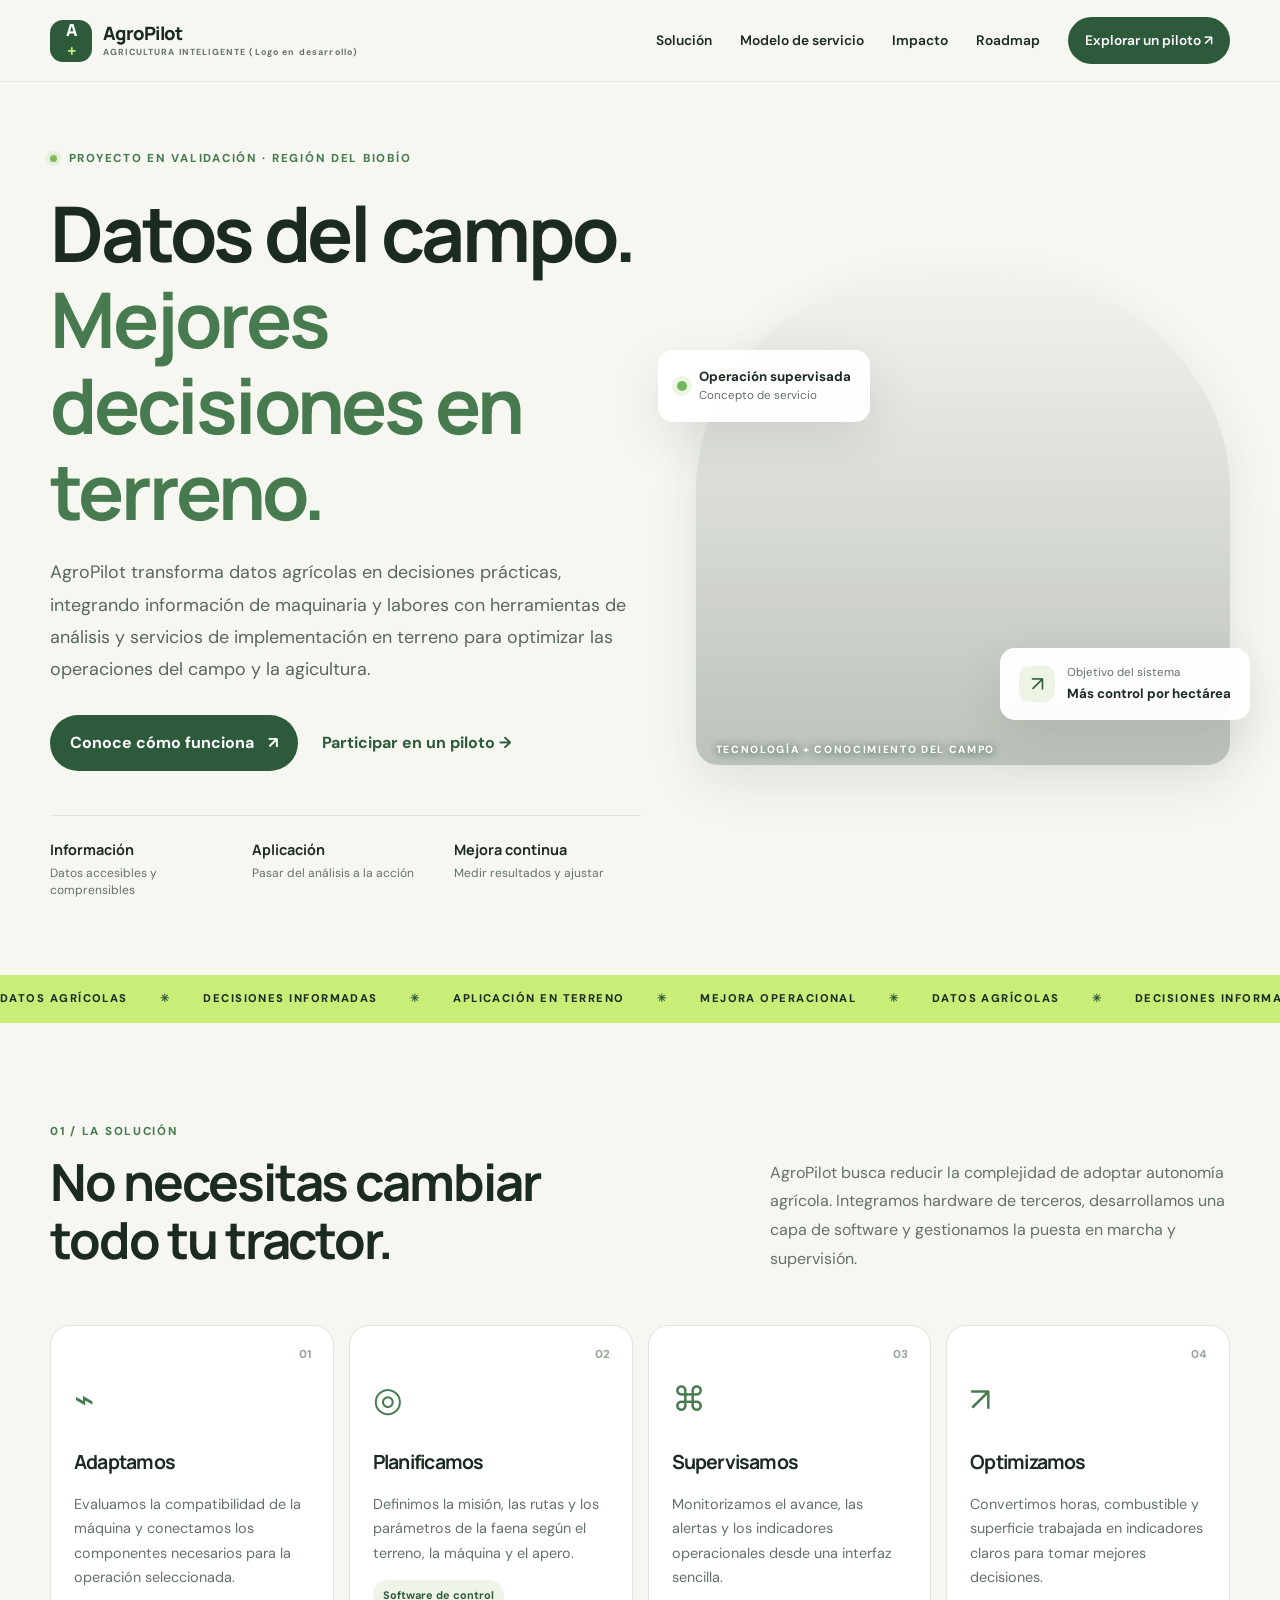
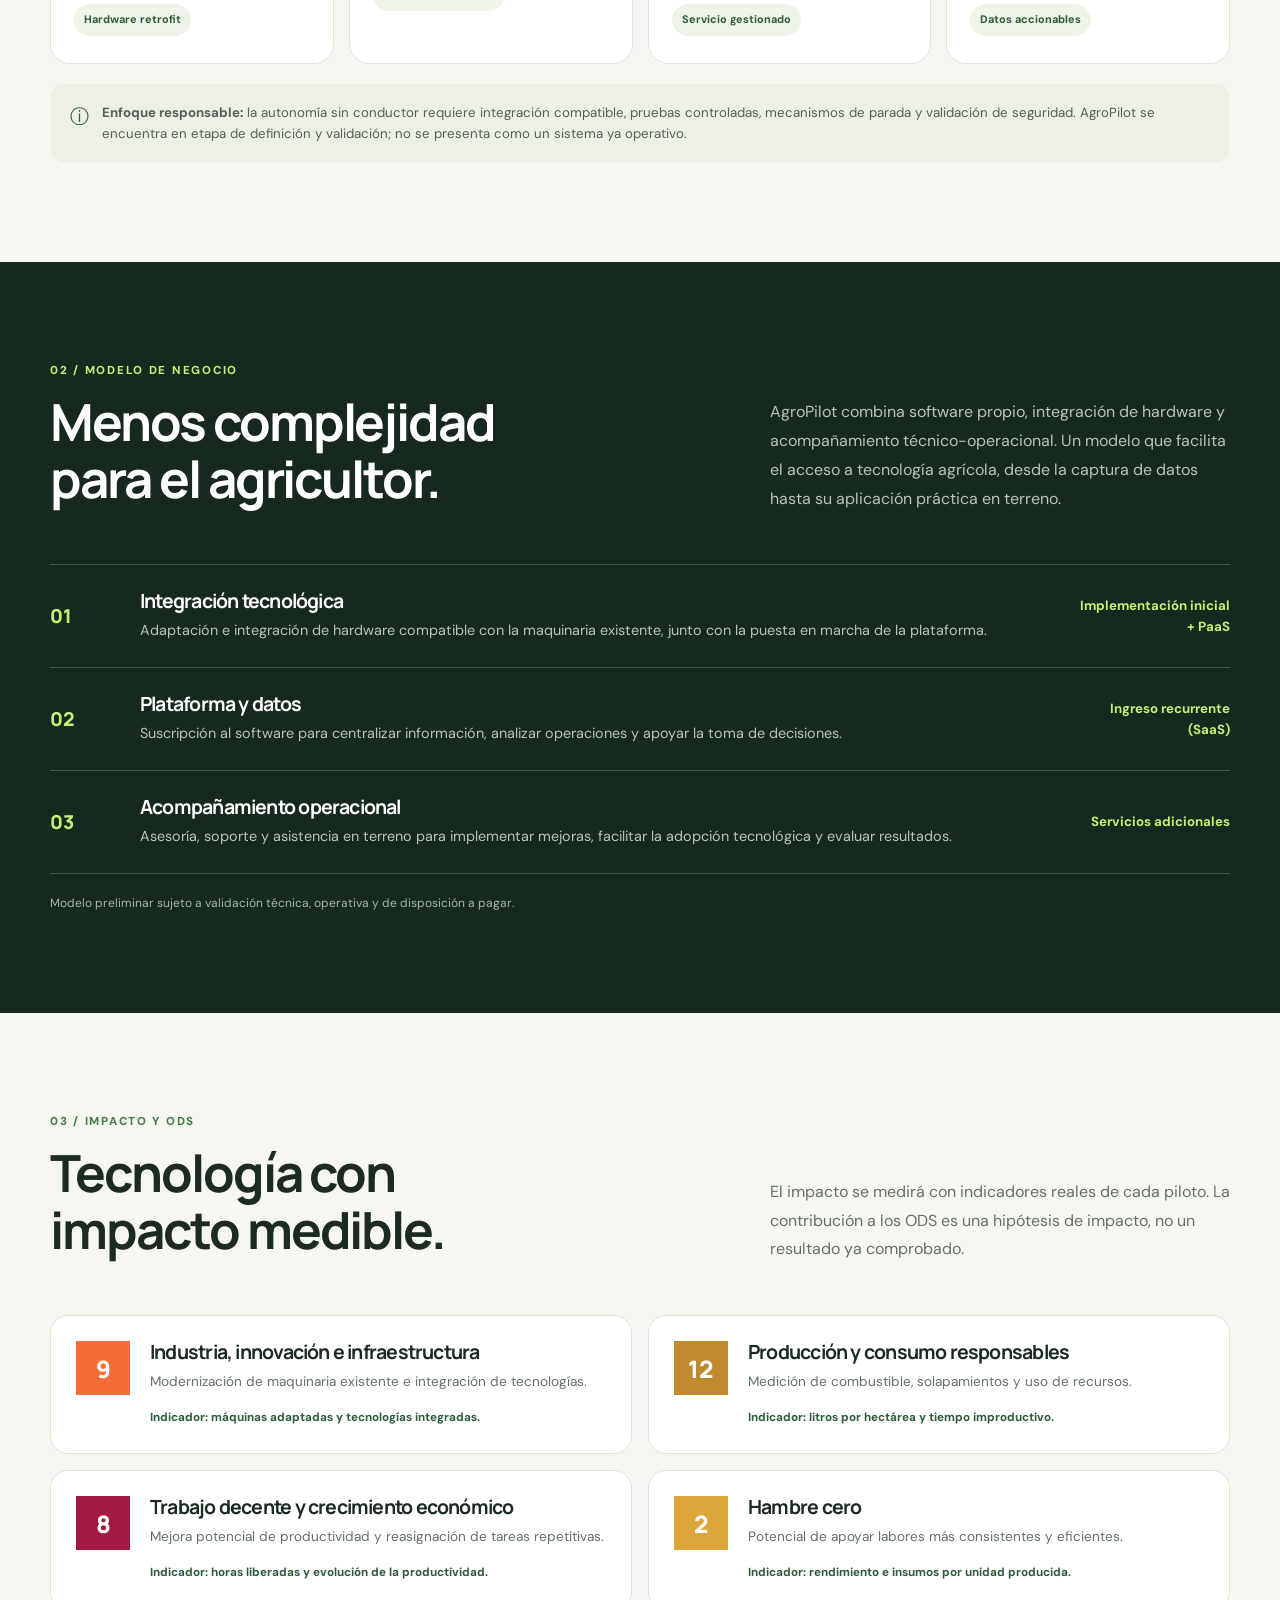
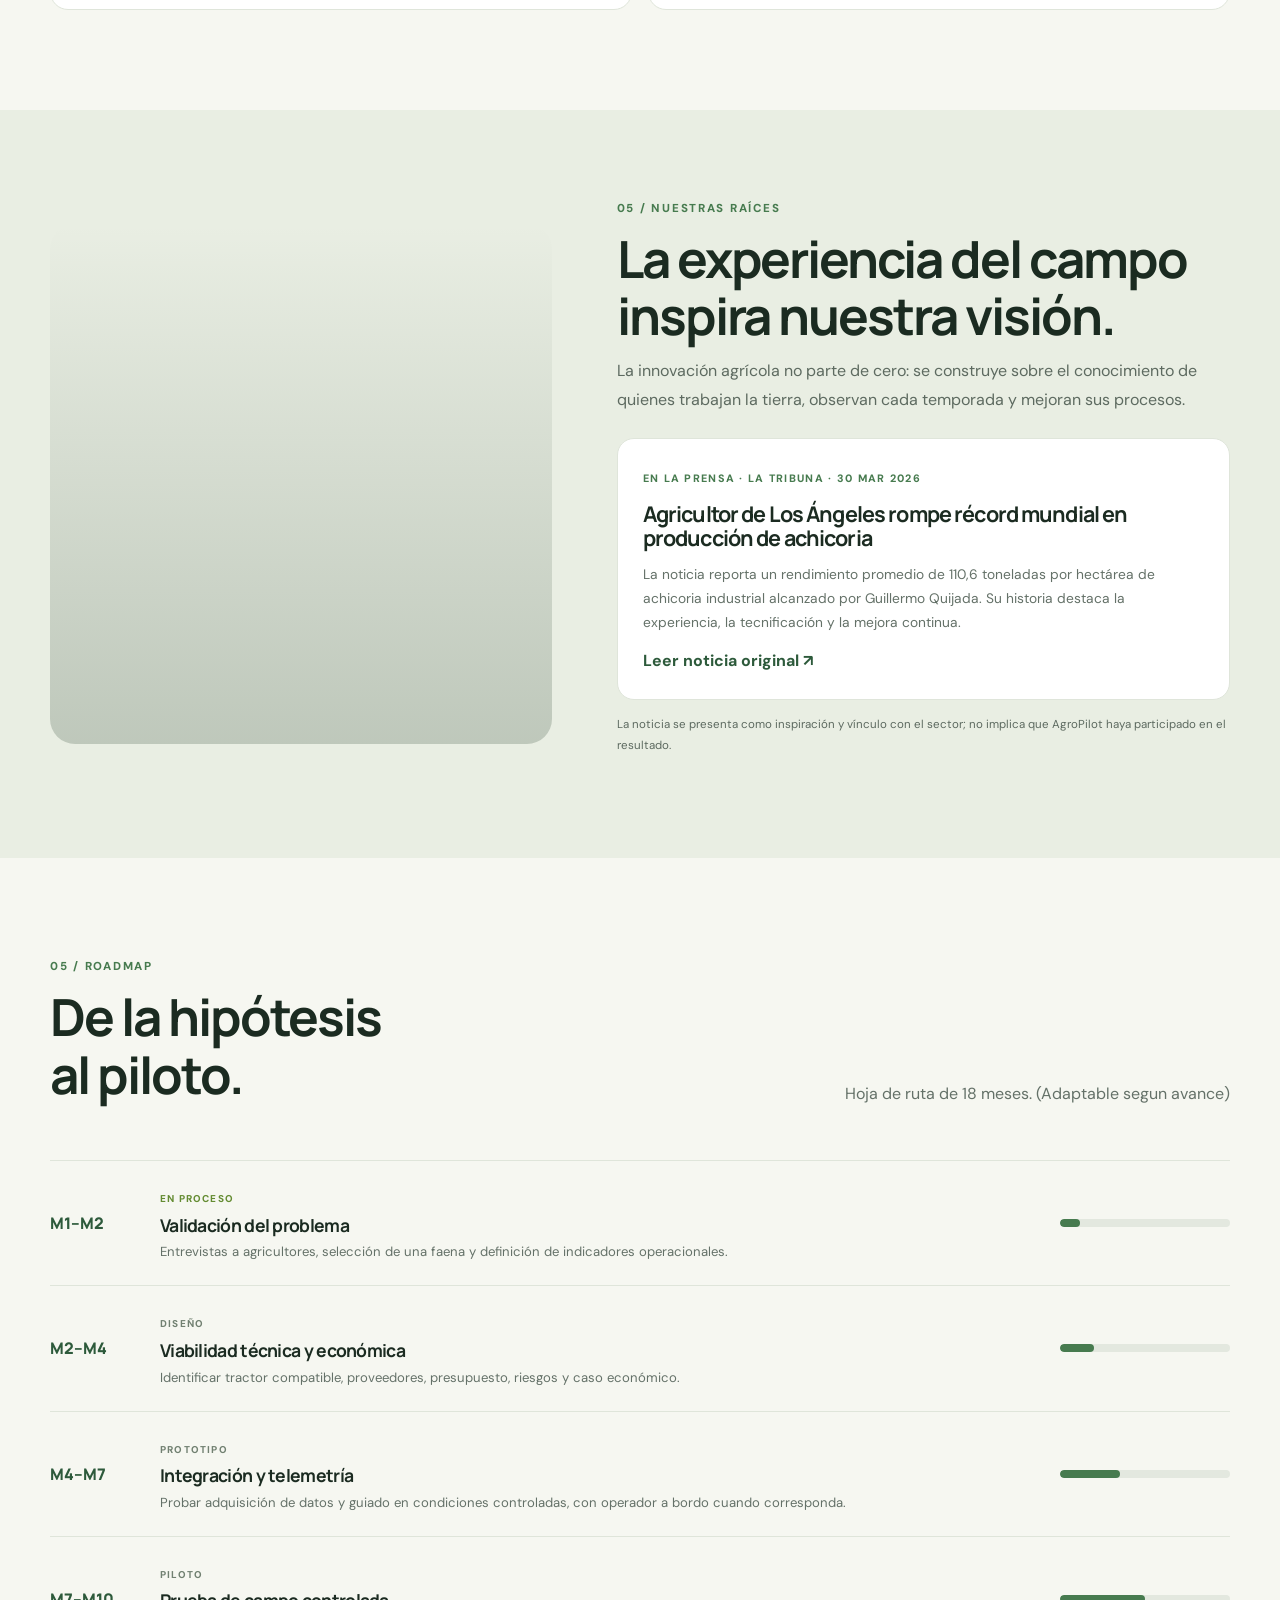
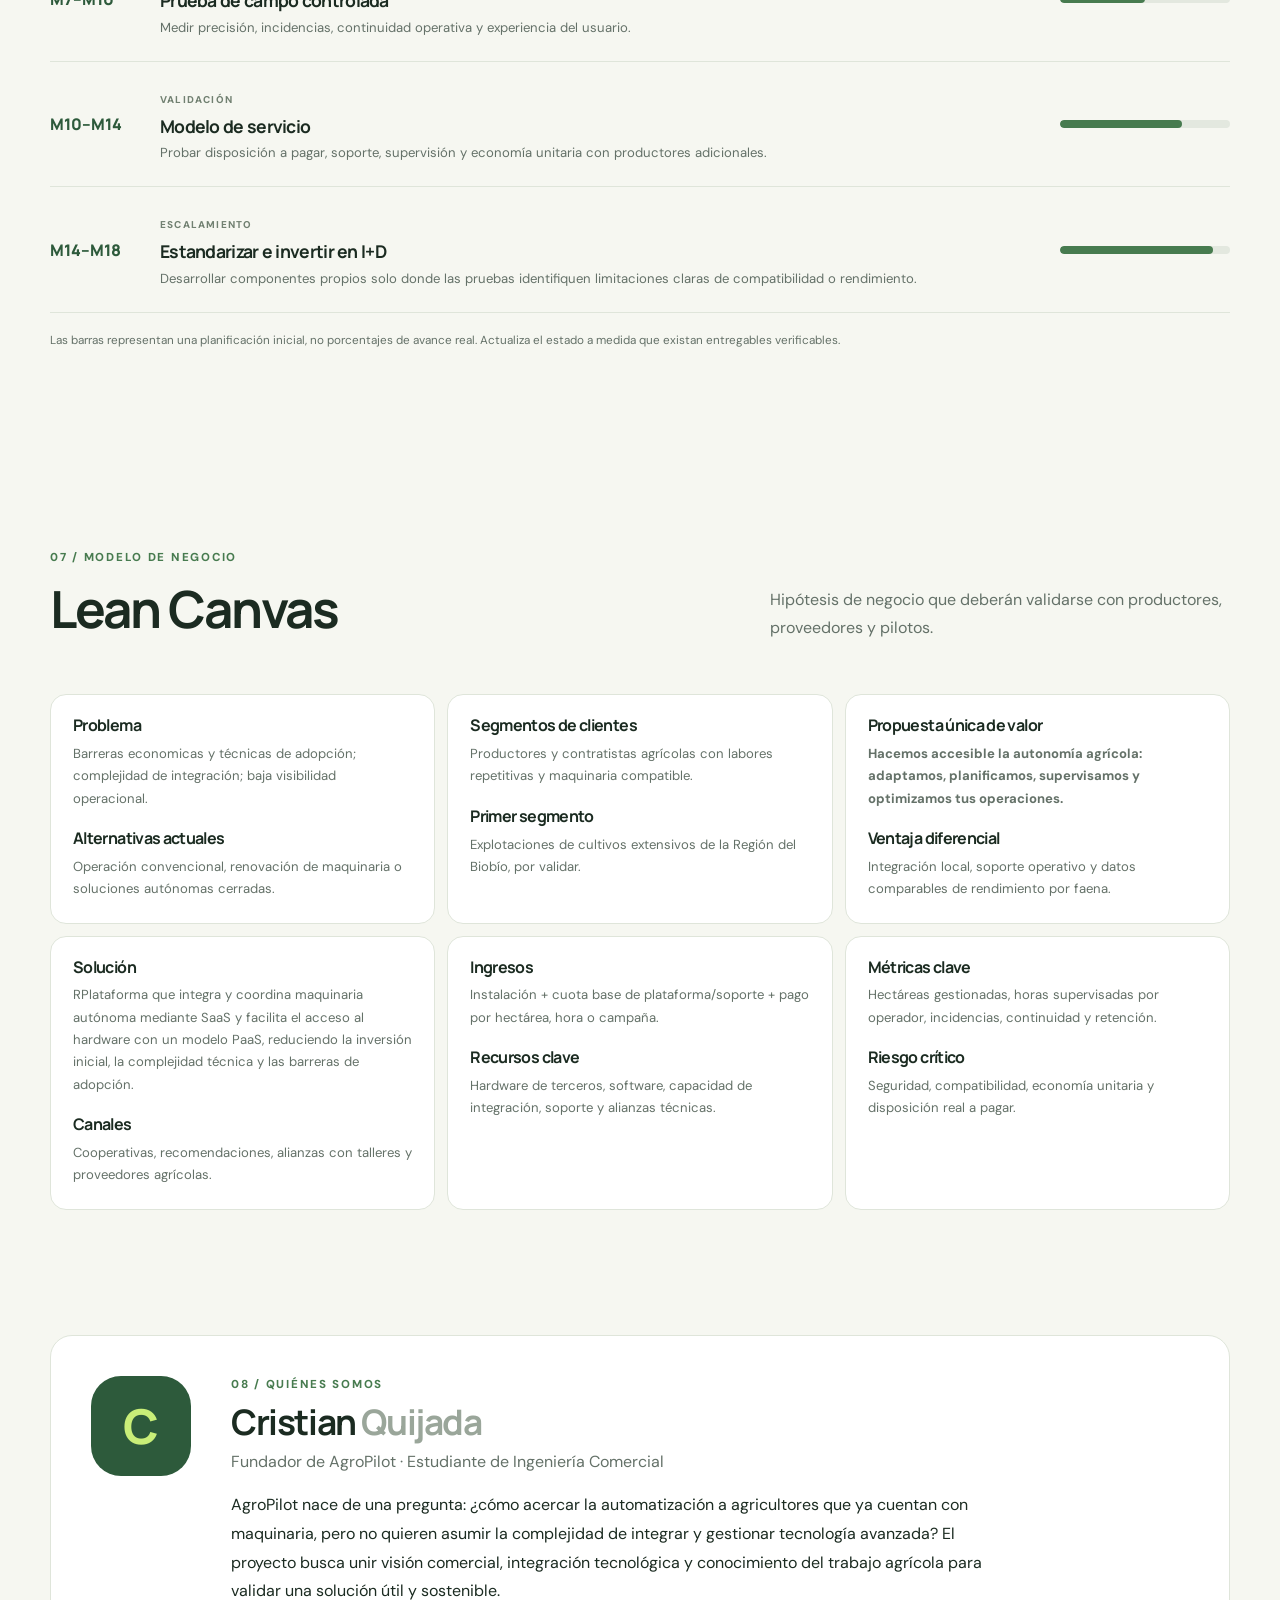
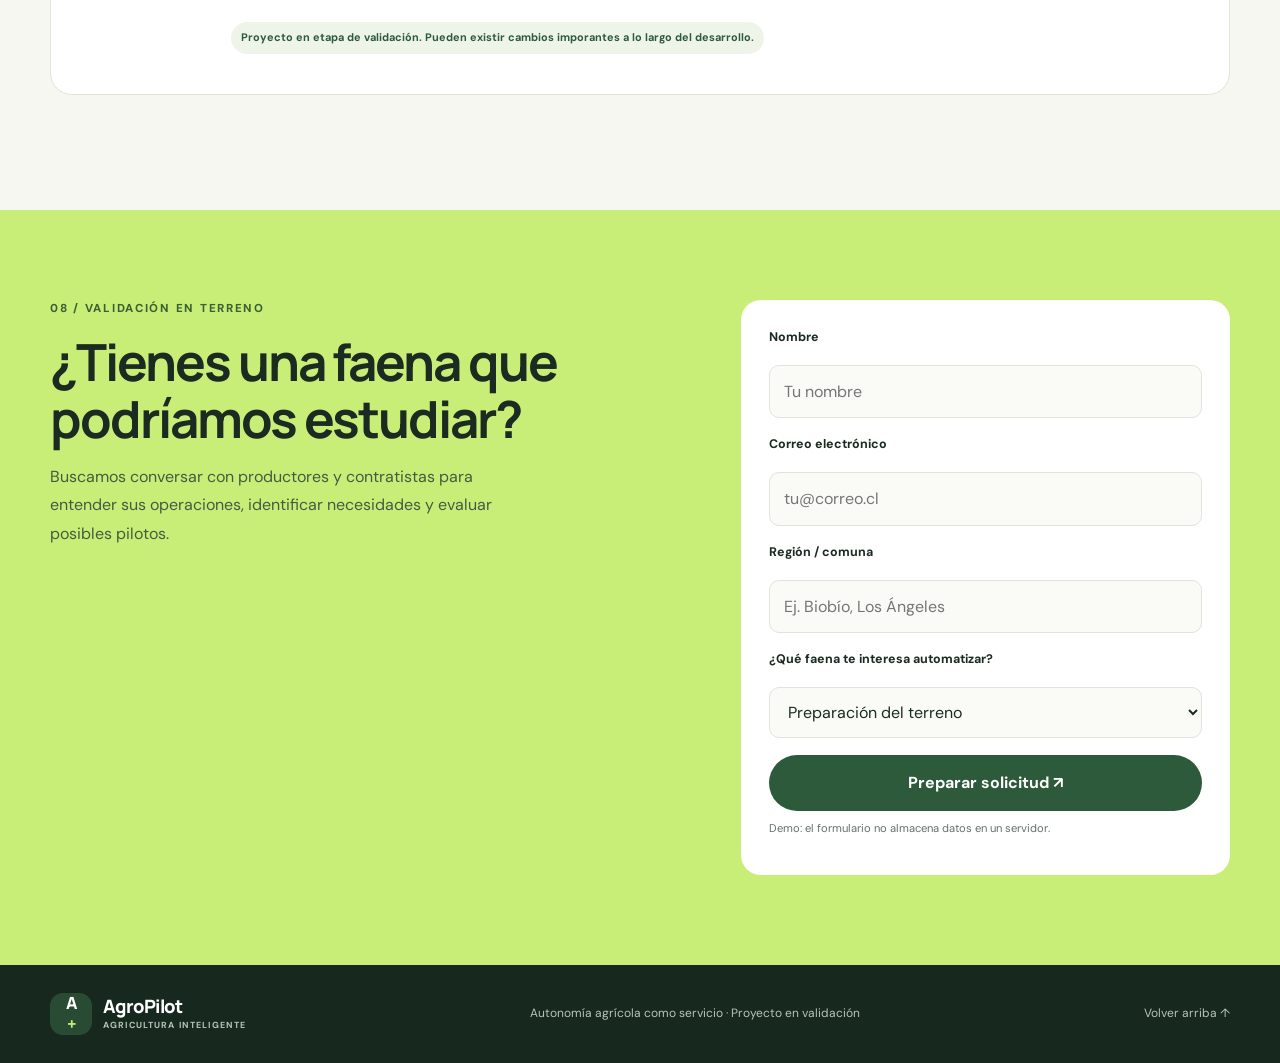
<file: index.html>
<!doctype html>
<html lang="es">
<head>
  <meta charset="utf-8">
  <meta name="viewport" content="width=device-width, initial-scale=1">
  <meta name="description" content="AgroPilot: autonomía agrícola como servicio para maquinaria existente.">
  <title>AgroPilot — Autonomía agrícola para la maquinaria que ya tienes</title>
  <link rel="preconnect" href="https://fonts.googleapis.com">
  <link rel="preconnect" href="https://fonts.gstatic.com" crossorigin>
  <link href="https://fonts.googleapis.com/css2?family=DM+Sans:wght@400;500;600;700&family=Manrope:wght@400;500;600;700;800&display=swap" rel="stylesheet">
  <link rel="stylesheet" href="styles.css">
  <script src="script.js" defer></script>
</head>
<body>
  <header class="site-header">
    <a class="brand" href="#inicio" aria-label="AgroPilot, inicio">
      <span class="brand-mark">A<span>+</span></span>
      <span>AgroPilot<small>AGRICULTURA INTELIGENTE (Logo en desarrollo)</small></span>
    </a>
    <button class="menu-toggle" id="menuToggle" aria-expanded="false" aria-controls="mainNav" aria-label="Abrir menú">☰</button>
    <nav id="mainNav" class="main-nav">
      <a href="#solucion">Solución</a>
      <a href="#modelo">Modelo de servicio</a>
      <a href="#impacto">Impacto</a>
      <a href="#roadmap">Roadmap</a>
      <a class="nav-cta" href="#piloto">Explorar un piloto ↗</a>
    </nav>
  </header>

  <main>
    <section class="hero section-wrap" id="inicio">
      <div class="hero-copy">
        <div class="eyebrow"><span class="eyebrow-dot"></span> PROYECTO EN VALIDACIÓN · REGIÓN DEL BIOBÍO</div>
        <h1>Datos del campo.<br><em>Mejores decisiones en terreno.</em></h1>
        <p class="hero-lead">AgroPilot transforma datos agrícolas en decisiones prácticas, integrando información de maquinaria y labores con herramientas de análisis y servicios de implementación en terreno para optimizar las operaciones del campo y la agicultura.</p>
        <div class="hero-actions">
          <a class="button button-primary" href="#solucion">Conoce cómo funciona <span>↗</span></a>
          <a class="text-link" href="#piloto">Participar en un piloto <span>→</span></a>
        </div>
        <div class="hero-proof">
          <div><strong>Información</strong><span>Datos accesibles y comprensibles</span></div>
          <div><strong>Aplicación</strong><span>Pasar del análisis a la acción</span></div>
          <div><strong>Mejora continua</strong><span>Medir resultados y ajustar</span></div>
        </div>
      </div>
      <div class="hero-visual">
        <div class="hero-image" role="img" aria-label="Tractor trabajando en un campo agrícola"></div>
        <div class="floating-card card-top"><span class="status-dot"></span><div><b>Operación supervisada</b><small>Concepto de servicio</small></div></div>
        <div class="floating-card card-bottom"><span class="mini-icon">↗</span><div><small>Objetivo del sistema</small><b>Más control por hectárea</b></div></div>
        <div class="hero-image-caption">TECNOLOGÍA + CONOCIMIENTO DEL CAMPO</div>
      </div>
    </section>

    <section class="ticker" aria-label="Propuesta de valor">
      <div>DATOS AGRÍCOLAS <span>✳</span> DECISIONES INFORMADAS <span>✳</span> APLICACIÓN EN TERRENO <span>✳</span> MEJORA OPERACIONAL <span>✳</span> DATOS AGRÍCOLAS <span>✳</span> DECISIONES INFORMADAS <span>✳</span></div>
    </section>

    <section class="section-wrap section-pad" id="solucion">
      <div class="section-heading">
        <div><div class="eyebrow">01 / LA SOLUCIÓN</div><h2>No necesitas cambiar<br>todo tu tractor.</h2></div>
        <p>AgroPilot busca reducir la complejidad de adoptar autonomía agrícola. Integramos hardware de terceros, desarrollamos una capa de software y gestionamos la puesta en marcha y supervisión.</p>
      </div>
      <div class="solution-grid">
        <article class="solution-card"><div class="card-number">01</div><div class="line-icon">⌁</div><h3>Adaptamos</h3><p>Evaluamos la compatibilidad de la máquina y conectamos los componentes necesarios para la operación seleccionada.</p><span class="tag">Hardware retrofit</span></article>
        <article class="solution-card"><div class="card-number">02</div><div class="line-icon">◎</div><h3>Planificamos</h3><p>Definimos la misión, las rutas y los parámetros de la faena según el terreno, la máquina y el apero.</p><span class="tag">Software de control</span></article>
        <article class="solution-card"><div class="card-number">03</div><div class="line-icon">⌘</div><h3>Supervisamos</h3><p>Monitorizamos el avance, las alertas y los indicadores operacionales desde una interfaz sencilla.</p><span class="tag">Servicio gestionado</span></article>
        <article class="solution-card"><div class="card-number">04</div><div class="line-icon">↗</div><h3>Optimizamos</h3><p>Convertimos horas, combustible y superficie trabajada en indicadores claros para tomar mejores decisiones.</p><span class="tag">Datos accionables</span></article>
      </div>
      <div class="safety-note"><span>ⓘ</span><p><b>Enfoque responsable:</b> la autonomía sin conductor requiere integración compatible, pruebas controladas, mecanismos de parada y validación de seguridad. AgroPilot se encuentra en etapa de definición y validación; no se presenta como un sistema ya operativo.</p></div>
    </section>

    <section class="dark-section section-pad" id="modelo">
      <div class="section-wrap">
        <div class="section-heading light-heading">
          <div><div class="eyebrow">02 / MODELO DE NEGOCIO</div><h2>Menos complejidad<br>para el agricultor.</h2></div>
          <p>AgroPilot combina software propio, integración de hardware y acompañamiento técnico-operacional. Un modelo que facilita el acceso a tecnología agrícola, desde la captura de datos hasta su aplicación práctica en terreno.</p>
        </div>
        <div class="business-model">
          <div class="model-step"><span>01</span><div><h3>Integración tecnológica</h3><p>Adaptación e integración de hardware compatible con la maquinaria existente, junto con la puesta en marcha de la plataforma.</p></div><b>Implementación inicial + PaaS</b></div>
          <div class="model-step"><span>02</span><div><h3>Plataforma y datos</h3><p>Suscripción al software para centralizar información, analizar operaciones y apoyar la toma de decisiones.</p></div><b>Ingreso recurrente (SaaS)</b></div>
          <div class="model-step"><span>03</span><div><h3>Acompañamiento operacional</h3><p>Asesoría, soporte y asistencia en terreno para implementar mejoras, facilitar la adopción tecnológica y evaluar resultados.</p></div><b>Servicios adicionales</b></div>
        </div>
        <p class="model-footnote">Modelo preliminar sujeto a validación técnica, operativa y de disposición a pagar.</p>
      </div>
    </section>

    <section class="section-wrap section-pad impact-section" id="impacto">
      <div class="section-heading">
        <div><div class="eyebrow">03 / IMPACTO Y ODS</div><h2>Tecnología con<br>impacto medible.</h2></div>
        <p>El impacto se medirá con indicadores reales de cada piloto. La contribución a los ODS es una hipótesis de impacto, no un resultado ya comprobado.</p>
      </div>
      <div class="impact-grid">
        <article class="impact-card"><div class="ods ods-9">9</div><div><h3>Industria, innovación e infraestructura</h3><p>Modernización de maquinaria existente e integración de tecnologías.</p><small>Indicador: máquinas adaptadas y tecnologías integradas.</small></div></article>
        <article class="impact-card"><div class="ods ods-12">12</div><div><h3>Producción y consumo responsables</h3><p>Medición de combustible, solapamientos y uso de recursos.</p><small>Indicador: litros por hectárea y tiempo improductivo.</small></div></article>
        <article class="impact-card"><div class="ods ods-8">8</div><div><h3>Trabajo decente y crecimiento económico</h3><p>Mejora potencial de productividad y reasignación de tareas repetitivas.</p><small>Indicador: horas liberadas y evolución de la productividad.</small></div></article>
        <article class="impact-card"><div class="ods ods-2">2</div><div><h3>Hambre cero</h3><p>Potencial de apoyar labores más consistentes y eficientes.</p><small>Indicador: rendimiento e insumos por unidad producida.</small></div></article>
      </div>
    </section>

    <section class="story-section">
      <div class="section-wrap story-layout">
        <div class="story-image" role="img" aria-label="Cultivo agrícola en la Región del Biobío"></div>
        <div class="story-copy">
          <div class="eyebrow">05 / NUESTRAS RAÍCES</div>
          <h2>La experiencia del campo inspira nuestra visión.</h2>
          <p>La innovación agrícola no parte de cero: se construye sobre el conocimiento de quienes trabajan la tierra, observan cada temporada y mejoran sus procesos.</p>
          <div class="news-card">
            <span class="news-label">EN LA PRENSA · LA TRIBUNA · 30 MAR 2026</span>
            <h3>Agricultor de Los Ángeles rompe récord mundial en producción de achicoria</h3>
            <p>La noticia reporta un rendimiento promedio de 110,6 toneladas por hectárea de achicoria industrial alcanzado por Guillermo Quijada. Su historia destaca la experiencia, la tecnificación y la mejora continua.</p>
            <a class="text-link" href="https://www.latribuna.cl/agroforestal/2026/03/30/agricultor-de-los-angeles-rompe-record-mundial-en-produccion-de-achicoria.html" target="_blank" rel="noopener noreferrer">Leer noticia original ↗</a>
          </div>
          <p class="small-note">La noticia se presenta como inspiración y vínculo con el sector; no implica que AgroPilot haya participado en el resultado.</p>
        </div>
      </div>
    </section>

    <section class="section-wrap section-pad" id="roadmap">
      <div class="section-heading">
        <div><div class="eyebrow">05 / ROADMAP</div><h2>De la hipótesis<br>al piloto.</h2></div>
        <p>Hoja de ruta de 18 meses. (Adaptable segun avance)</p>
      </div>
      <div class="roadmap">
        <div class="roadmap-row"><div class="roadmap-time">M1–M2</div><div class="roadmap-content"><span class="roadmap-status status-current">EN PROCESO</span><h3>Validación del problema</h3><p>Entrevistas a agricultores, selección de una faena y definición de indicadores operacionales.</p></div><div class="roadmap-bar"><span style="width:12%"></span></div></div>
        <div class="roadmap-row"><div class="roadmap-time">M2–M4</div><div class="roadmap-content"><span class="roadmap-status">DISEÑO</span><h3>Viabilidad técnica y económica</h3><p>Identificar tractor compatible, proveedores, presupuesto, riesgos y caso económico.</p></div><div class="roadmap-bar"><span style="width:20%"></span></div></div>
        <div class="roadmap-row"><div class="roadmap-time">M4–M7</div><div class="roadmap-content"><span class="roadmap-status">PROTOTIPO</span><h3>Integración y telemetría</h3><p>Probar adquisición de datos y guiado en condiciones controladas, con operador a bordo cuando corresponda.</p></div><div class="roadmap-bar"><span style="width:35%"></span></div></div>
        <div class="roadmap-row"><div class="roadmap-time">M7–M10</div><div class="roadmap-content"><span class="roadmap-status">PILOTO</span><h3>Prueba de campo controlada</h3><p>Medir precisión, incidencias, continuidad operativa y experiencia del usuario.</p></div><div class="roadmap-bar"><span style="width:50%"></span></div></div>
        <div class="roadmap-row"><div class="roadmap-time">M10–M14</div><div class="roadmap-content"><span class="roadmap-status">VALIDACIÓN</span><h3>Modelo de servicio</h3><p>Probar disposición a pagar, soporte, supervisión y economía unitaria con productores adicionales.</p></div><div class="roadmap-bar"><span style="width:72%"></span></div></div>
        <div class="roadmap-row"><div class="roadmap-time">M14–M18</div><div class="roadmap-content"><span class="roadmap-status">ESCALAMIENTO</span><h3>Estandarizar e invertir en I+D</h3><p>Desarrollar componentes propios solo donde las pruebas identifiquen limitaciones claras de compatibilidad o rendimiento.</p></div><div class="roadmap-bar"><span style="width:90%"></span></div></div>
      </div>
      <div class="roadmap-footnote">Las barras representan una planificación inicial, no porcentajes de avance real. Actualiza el estado a medida que existan entregables verificables.</div>
    </section>

    <section class="section-wrap section-pad canvas-section">
      <div class="section-heading">
        <div><div class="eyebrow">07 / MODELO DE NEGOCIO</div><h2>Lean Canvas</h2></div>
        <p>Hipótesis de negocio que deberán validarse con productores, proveedores y pilotos.</p>
      </div>
      <div class="lean-canvas">
        <article><h3>Problema</h3><p>Barreras economicas y técnicas de adopción; complejidad de integración; baja visibilidad operacional.</p><h3>Alternativas actuales</h3><p>Operación convencional, renovación de maquinaria o soluciones autónomas cerradas.</p></article>
        <article><h3>Segmentos de clientes</h3><p>Productores y contratistas agrícolas con labores repetitivas y maquinaria compatible.</p><h3>Primer segmento</h3><p>Explotaciones de cultivos extensivos de la Región del Biobío, por validar.</p></article>
        <article><h3>Propuesta única de valor</h3><p><b>Hacemos accesible la autonomía agrícola: adaptamos, planificamos, supervisamos y optimizamos tus operaciones.</b></p><h3>Ventaja diferencial</h3><p>Integración local, soporte operativo y datos comparables de rendimiento por faena.</p></article>
        <article><h3>Solución</h3><p>RPlataforma que integra y coordina maquinaria autónoma mediante SaaS y facilita el acceso al hardware con un modelo PaaS, reduciendo la inversión inicial, la complejidad técnica y las barreras de adopción.</p><h3>Canales</h3><p>Cooperativas, recomendaciones, alianzas con talleres y proveedores agrícolas.</p></article>
        <article><h3>Ingresos</h3><p>Instalación + cuota base de plataforma/soporte + pago por hectárea, hora o campaña.</p><h3>Recursos clave</h3><p>Hardware de terceros, software, capacidad de integración, soporte y alianzas técnicas.</p></article>
        <article><h3>Métricas clave</h3><p>Hectáreas gestionadas, horas supervisadas por operador, incidencias, continuidad y retención.</p><h3>Riesgo crítico</h3><p>Seguridad, compatibilidad, economía unitaria y disposición real a pagar.</p></article>
      </div>
    </section>

    <section class="section-wrap section-pad founder-section">
      <div class="founder-card">
        <div class="founder-avatar">C</div>
        <div>
          <div class="eyebrow">08 / QUIÉNES SOMOS</div>
          <h2>Cristian <span>Quijada</span></h2>
          <p>Fundador de AgroPilot · Estudiante de Ingeniería Comercial</p>
          <p class="founder-bio">AgroPilot nace de una pregunta: ¿cómo acercar la automatización a agricultores que ya cuentan con maquinaria, pero no quieren asumir la complejidad de integrar y gestionar tecnología avanzada? El proyecto busca unir visión comercial, integración tecnológica y conocimiento del trabajo agrícola para validar una solución útil y sostenible.</p>
          <span class="tag">Proyecto en etapa de validación. Pueden existir cambios imporantes a lo largo del desarrollo.</span>
        </div>
      </div>
      <p class="small-note"></p>
    </section>

    <section class="contact-section" id="piloto">
      <div class="section-wrap contact-layout">
        <div><div class="eyebrow">08 / VALIDACIÓN EN TERRENO</div><h2>¿Tienes una faena que<br>podríamos estudiar?</h2><p>Buscamos conversar con productores y contratistas para entender sus operaciones, identificar necesidades y evaluar posibles pilotos.</p></div>
        <form id="pilotForm" class="pilot-form">
          <label for="name">Nombre</label><input id="name" name="name" required placeholder="Tu nombre">
          <label for="email">Correo electrónico</label><input id="email" name="email" type="email" required placeholder="tu@correo.cl">
          <label for="region">Región / comuna</label><input id="region" name="region" placeholder="Ej. Biobío, Los Ángeles">
          <label for="operation">¿Qué faena te interesa automatizar?</label><select id="operation" name="operation"><option>Preparación del terreno</option><option>Rastrillado o siega</option><option>Siembra</option><option>Otra labor</option><option>Quiero conversar primero</option></select>
          <button class="button button-primary full-width" type="submit">Preparar solicitud ↗</button>
          <p class="form-note">Demo: el formulario no almacena datos en un servidor.</p>
          <div id="formMessage" class="form-message" role="status" aria-live="polite"></div>
        </form>
      </div>
    </section>
  </main>

  <footer class="site-footer">
    <a class="brand footer-brand" href="#inicio"><span class="brand-mark">A<span>+</span></span><span>AgroPilot<small>AGRICULTURA INTELIGENTE</small></span></a>
    <p>Autonomía agrícola como servicio · Proyecto en validación</p>
    <a href="#inicio">Volver arriba ↑</a>
  </footer>
</body>
</html>
</file>
<file: styles.css>
:root {
  --ink: #1b2b21; --muted: #647168; --green: #2d5a3b; --green-2: #477b4f;
  --lime: #c9ee78; --paper: #f6f7f1; --white: #fff; --line: #dfe5da;
  --dark: #17291e; --radius: 20px; --shadow: 0 18px 50px rgba(22,44,29,.10);
}
* { box-sizing: border-box; }
html { scroll-behavior: smooth; scroll-padding-top: 86px; }
body { margin: 0; background: var(--paper); color: var(--ink); font-family: "DM Sans", sans-serif; line-height: 1.6; }
h1,h2,h3,p { margin-top: 0; }
h1,h2,h3 { font-family: Manrope, sans-serif; letter-spacing: -.04em; line-height: 1.12; }
h1 { font-size: clamp(2.8rem, 6vw, 5.4rem); margin: 22px 0; }
h2 { font-size: clamp(2rem, 4vw, 3.45rem); margin: 12px 0; }
h3 { font-size: 1.22rem; }
a { color: inherit; }
.section-wrap { width: min(1180px, calc(100% - 48px)); margin-inline: auto; }
.section-pad { padding-top: 100px; padding-bottom: 100px; }
.site-header { height: 82px; display: flex; align-items: center; justify-content: space-between; gap: 24px; padding: 0 max(24px, calc((100vw - 1180px)/2)); background: rgba(246,247,241,.92); border-bottom: 1px solid rgba(27,43,33,.08); position: sticky; top: 0; z-index: 20; backdrop-filter: blur(16px); }
.brand { display: inline-flex; align-items: center; gap: 11px; text-decoration: none; font-family: Manrope, sans-serif; font-weight: 800; letter-spacing: -.04em; font-size: 1.15rem; line-height: 1.05; }
.brand small { display: block; font-family: "DM Sans", sans-serif; font-size: .55rem; letter-spacing: .13em; color: var(--muted); margin-top: 5px; font-weight: 700; }
.brand-mark { display: grid; place-items: center; width: 42px; height: 42px; border-radius: 13px; background: var(--green); color: white; font-size: 1.05rem; letter-spacing: -.1em; }
.brand-mark span { color: var(--lime); display: inline; }
.main-nav { display: flex; align-items: center; gap: 28px; font-size: .86rem; font-weight: 600; }
.main-nav a { text-decoration: none; }
.main-nav a:not(.nav-cta):hover, .text-link:hover { color: var(--green-2); }
.nav-cta { padding: 12px 17px; border-radius: 999px; background: var(--green); color: white; }
.menu-toggle { display: none; border: 0; background: transparent; font-size: 1.6rem; color: var(--ink); }
.hero { min-height: 650px; display: grid; grid-template-columns: 1.05fr .95fr; align-items: center; gap: 55px; padding-top: 68px; padding-bottom: 75px; }
.eyebrow { font-size: .72rem; letter-spacing: .15em; font-weight: 800; color: var(--green-2); }
.eyebrow-dot { display: inline-block; width: 7px; height: 7px; border-radius: 50%; background: #85b85c; margin-right: 7px; box-shadow: 0 0 0 4px #e5efd9; }
.hero h1 em { color: var(--green-2); font-style: normal; }
.hero-lead { max-width: 590px; color: #59675e; font-size: 1.12rem; line-height: 1.8; }
.hero-actions { display: flex; align-items: center; flex-wrap: wrap; gap: 24px; margin: 30px 0 44px; }
.button { border: 0; display: inline-flex; justify-content: center; align-items: center; gap: 14px; padding: 15px 20px; border-radius: 999px; font: inherit; font-weight: 700; text-decoration: none; cursor: pointer; transition: transform .2s, background .2s; }
.button:hover { transform: translateY(-2px); }
.button-primary { background: var(--green); color: white; }
.button-primary:hover { background: #21462d; }
.text-link { color: var(--green); font-weight: 700; text-decoration: none; }
.hero-proof { display: grid; grid-template-columns: repeat(3, 1fr); gap: 15px; border-top: 1px solid var(--line); padding-top: 22px; }
.hero-proof div { display: flex; flex-direction: column; gap: 4px; }
.hero-proof strong { font-family: Manrope, sans-serif; font-size: .9rem; }
.hero-proof span { color: var(--muted); font-size: .75rem; line-height: 1.45; }
.hero-visual { position: relative; min-height: 500px; }
.hero-image { background: linear-gradient(180deg, rgba(13,39,23,.02), rgba(13,39,23,.25)), url("https://images.unsplash.com/photo-1500382017468-9049fed747ef?auto=format&fit=crop&w=1200&q=85") center/cover; border-radius: 44% 44% 22px 22px; width: 100%; height: 490px; box-shadow: var(--shadow); }
.floating-card { position: absolute; background: rgba(255,255,255,.95); border: 1px solid rgba(255,255,255,.7); border-radius: 15px; box-shadow: var(--shadow); padding: 15px 18px; display: flex; align-items: center; gap: 12px; }
.floating-card b,.floating-card small { display: block; }
.floating-card b { font-size: .83rem; }
.floating-card small { color: var(--muted); font-size: .72rem; }
.card-top { top: 75px; left: -38px; }
.card-bottom { right: -20px; bottom: 55px; }
.status-dot { width: 10px; height: 10px; border-radius: 50%; background: #72b65d; box-shadow: 0 0 0 5px #eaf5e2; }
.mini-icon { width: 36px; height: 36px; display: grid; place-items: center; background: #edf4e6; border-radius: 10px; color: var(--green); font-size: 1.3rem; }
.hero-image-caption { position: absolute; bottom: 16px; left: 20px; color: white; font-size: .65rem; letter-spacing: .16em; font-weight: 800; text-shadow: 0 1px 8px #203a29; }
.ticker { overflow: hidden; white-space: nowrap; background: var(--lime); padding: 15px 0; font-size: .7rem; font-weight: 800; letter-spacing: .13em; }
.ticker div { width: max-content; animation: ticker 35s linear infinite; }
.ticker span { margin: 0 28px; color: var(--green); }
@keyframes ticker { to { transform: translateX(-35%); } }
.section-heading { display: flex; justify-content: space-between; align-items: end; gap: 40px; margin-bottom: 45px; }
.section-heading > p { color: var(--muted); max-width: 460px; margin-bottom: 6px; line-height: 1.8; }
.solution-grid { display: grid; grid-template-columns: repeat(4, 1fr); gap: 15px; }
.solution-card { min-height: 290px; position: relative; background: white; border: 1px solid var(--line); border-radius: var(--radius); padding: 27px 23px; transition: transform .2s, box-shadow .2s; }
.solution-card:hover { transform: translateY(-4px); box-shadow: var(--shadow); }
.card-number { position: absolute; right: 22px; top: 20px; color: #9aa69a; font-size: .72rem; font-weight: 800; }
.line-icon { font-size: 2.1rem; color: var(--green-2); margin: 20px 0 24px; }
.solution-card p { color: var(--muted); font-size: .9rem; line-height: 1.7; }
.tag { display: inline-block; padding: 7px 10px; border-radius: 999px; background: #eff4e9; color: var(--green); font-size: .68rem; font-weight: 700; }
.safety-note { margin-top: 20px; display: flex; gap: 13px; padding: 18px 20px; background: #edf0e6; border-radius: 14px; color: #526057; font-size: .83rem; }
.safety-note span { color: var(--green); font-size: 1.2rem; }
.safety-note p { margin: 0; }
.dark-section { background: var(--dark); color: white; }
.light-heading .eyebrow { color: var(--lime); }
.light-heading > p { color: #b6c5b8; }
.business-model { border-top: 1px solid #425347; }
.model-step { display: grid; grid-template-columns: 70px 1fr 150px; gap: 20px; align-items: center; padding: 25px 0; border-bottom: 1px solid #425347; }
.model-step > span { color: var(--lime); font-family: Manrope, sans-serif; font-weight: 800; font-size: 1.2rem; }
.model-step h3 { margin-bottom: 7px; }
.model-step p { color: #b6c5b8; margin: 0; font-size: .9rem; }
.model-step > b { color: var(--lime); text-align: right; font-size: .83rem; }
.model-footnote { color: #a6b6a8; font-size: .75rem; margin: 20px 0 0; }
.input-group label, .pilot-form label { display: block; font-size: .78rem; font-weight: 700; margin-bottom: 8px; }
.input-with-unit span { color: var(--muted); font-size: .85rem; }
.result-row span { color: #627064; }
.result-row b { text-align: right; }
.impact-grid { display: grid; grid-template-columns: 1fr 1fr; gap: 16px; }
.impact-card { display: flex; align-items: start; gap: 20px; padding: 25px; background: white; border: 1px solid var(--line); border-radius: 18px; }
.ods { flex: 0 0 54px; height: 54px; display: grid; place-items: center; color: white; font: 800 1.5rem Manrope,sans-serif; }
.ods-9 { background: #f36b35; }.ods-12 { background: #bf8b2e; }.ods-8 { background: #a21942; }.ods-2 { background: #dda63a; }
.impact-card h3 { margin-bottom: 8px; }
.impact-card p { color: var(--muted); font-size: .85rem; margin-bottom: 10px; }
.impact-card small { color: var(--green); font-size: .73rem; font-weight: 700; }
.story-section { background: #e9eee3; padding: 90px 0; }
.story-layout { display: grid; grid-template-columns: .9fr 1.1fr; gap: 65px; align-items: center; }
.story-image { min-height: 520px; border-radius: 25px; background: linear-gradient(0deg, rgba(20,47,27,.2), rgba(20,47,27,0)), url("https://images.unsplash.com/photo-1500382017468-9049fed747ef?auto=format&fit=crop&w=1200&q=85") center/cover; }
.story-copy > p { color: #5d6a60; line-height: 1.8; }
.news-card { background: white; padding: 25px; border-radius: 17px; border: 1px solid #dfe5da; margin-top: 24px; }
.news-label { color: var(--green-2); font-size: .67rem; letter-spacing: .12em; font-weight: 800; }
.news-card h3 { margin: 12px 0; font-size: 1.35rem; }
.news-card p { color: var(--muted); font-size: .86rem; line-height: 1.75; }
.small-note { color: #758076; font-size: .72rem; line-height: 1.6; margin-top: 15px; }
.roadmap { border-top: 1px solid var(--line); }
.roadmap-row { display: grid; grid-template-columns: 85px 1fr 170px; gap: 25px; align-items: center; padding: 23px 0; border-bottom: 1px solid var(--line); }
.roadmap-time { font: 800 1rem Manrope,sans-serif; color: var(--green); }
.roadmap-content h3 { margin: 6px 0; font-size: 1.1rem; }
.roadmap-content p { margin: 0; color: var(--muted); font-size: .82rem; }
.roadmap-status { display: inline-block; color: #718071; font-size: .62rem; letter-spacing: .12em; font-weight: 800; }
.status-current { color: #648c32; }
.roadmap-bar { height: 8px; border-radius: 999px; background: #e3e8df; overflow: hidden; }
.roadmap-bar span { display: block; height: 100%; border-radius: inherit; background: var(--green-2); }
.roadmap-footnote { margin-top: 18px; font-size: .73rem; color: var(--muted); }
.lean-canvas { display: grid; grid-template-columns: repeat(3,1fr); gap: 12px; }
.lean-canvas article { background: white; border: 1px solid var(--line); border-radius: 16px; padding: 22px; }
.lean-canvas h3 { font-size: 1rem; margin-bottom: 8px; }
.lean-canvas p { color: var(--muted); font-size: .82rem; line-height: 1.7; margin-bottom: 20px; }
.lean-canvas p:last-child { margin-bottom: 0; }
.founder-section { padding-top: 25px; }
.founder-card { display: grid; grid-template-columns: 110px 1fr; gap: 30px; align-items: start; padding: 40px; border: 1px solid var(--line); background: white; border-radius: 22px; }
.founder-avatar { width: 100px; height: 100px; display: grid; place-items: center; border-radius: 30px; background: var(--green); color: var(--lime); font: 800 3rem Manrope,sans-serif; }
.founder-card h2 { font-size: 2.2rem; margin: 8px 0; }
.founder-card h2 span { color: #9aa69a; }
.founder-card p { color: var(--muted); }
.founder-card .founder-bio { max-width: 780px; color: var(--ink); line-height: 1.8; }
.contact-section { padding: 90px 0; background: var(--lime); }
.contact-layout { display: grid; grid-template-columns: 1fr .8fr; gap: 80px; align-items: start; }
.contact-layout .eyebrow { color: #3b6035; }
.contact-layout h2 { margin: 15px 0; }
.contact-layout > div > p { color: #435c40; max-width: 480px; line-height: 1.8; }
.pilot-form { background: white; border-radius: 20px; padding: 28px; display: grid; gap: 9px; }
.pilot-form input,.pilot-form select { width: 100%; padding: 13px 14px; border: 1px solid var(--line); border-radius: 10px; background: #fafbf7; color: var(--ink); font: inherit; margin-bottom: 8px; }
.form-note { font-size: .7rem; color: var(--muted); margin: 0; }
.form-message { font-size: .8rem; color: var(--green); font-weight: 700; }
.site-footer { display: flex; align-items: center; justify-content: space-between; gap: 20px; padding: 28px max(24px, calc((100vw - 1180px)/2)); background: var(--dark); color: white; }
.site-footer p,.site-footer > a:last-child { color: #b7c4b8; font-size: .75rem; margin: 0; text-decoration: none; }
.footer-brand small { color: #b7c4b8; }
.footer-brand .brand-mark { background: #294b34; }
@media (max-width: 950px) {
  .main-nav { gap: 14px; font-size: .78rem; }
  .hero { gap: 28px; }.hero-visual { min-height: 430px; }.hero-image { height: 420px; }
  .solution-grid { grid-template-columns: repeat(2,1fr); }
  .story-layout { gap: 35px; }
}
@media (max-width: 720px) {
  .section-wrap { width: min(100% - 32px, 560px); }.section-pad { padding-top: 70px; padding-bottom: 70px; }
  .site-header { height: 70px; padding-inline: 16px; }.menu-toggle { display: block; }
  .main-nav { display: none; position: absolute; top: 70px; left: 0; right: 0; padding: 18px 20px 24px; background: var(--paper); border-bottom: 1px solid var(--line); flex-direction: column; align-items: stretch; gap: 18px; }
  .main-nav.open { display: flex; }.nav-cta { text-align: center; }
  .hero { grid-template-columns: 1fr; padding-top: 54px; gap: 35px; }.hero h1 { font-size: clamp(2.7rem, 13vw, 4rem); }
  .hero-visual { min-height: 360px; }.hero-image { height: 360px; border-radius: 38% 38% 18px 18px; }
  .card-top { left: -5px; top: 36px; }.card-bottom { right: -5px; bottom: 30px; }
  .hero-proof { gap: 9px; }.hero-proof span { font-size: .68rem; }
  .section-heading { display: block; margin-bottom: 30px; }.section-heading > p { margin-top: 18px; }
  .solution-grid { grid-template-columns: 1fr; }.solution-card { min-height: 0; }
  .model-step { grid-template-columns: 40px 1fr; gap: 13px; }.model-step > b { grid-column: 2; text-align: left; }
  .calculator { grid-template-columns: 1fr; padding: 17px; gap: 18px; }.calculator-controls { grid-template-columns: 1fr; gap: 14px; }
  .calc-disclaimer,.full-width { grid-column: auto; }
  .impact-grid { grid-template-columns: 1fr; }.impact-card { padding: 18px; gap: 14px; }
  .story-layout { grid-template-columns: 1fr; gap: 30px; }.story-image { min-height: 300px; }
  .roadmap-row { grid-template-columns: 65px 1fr; gap: 14px; }.roadmap-bar { grid-column: 2; width: 100%; }
  .lean-canvas { grid-template-columns: 1fr; }.founder-card { grid-template-columns: 1fr; padding: 25px; }.contact-layout { grid-template-columns: 1fr; gap: 30px; }
  .site-footer { padding: 25px 16px; flex-wrap: wrap; }.site-footer p { order: 3; width: 100%; }
}
@media (prefers-reduced-motion: reduce) { html { scroll-behavior: auto; } .ticker div { animation: none; } *,*::before,*::after { transition: none !important; } }
</file>
